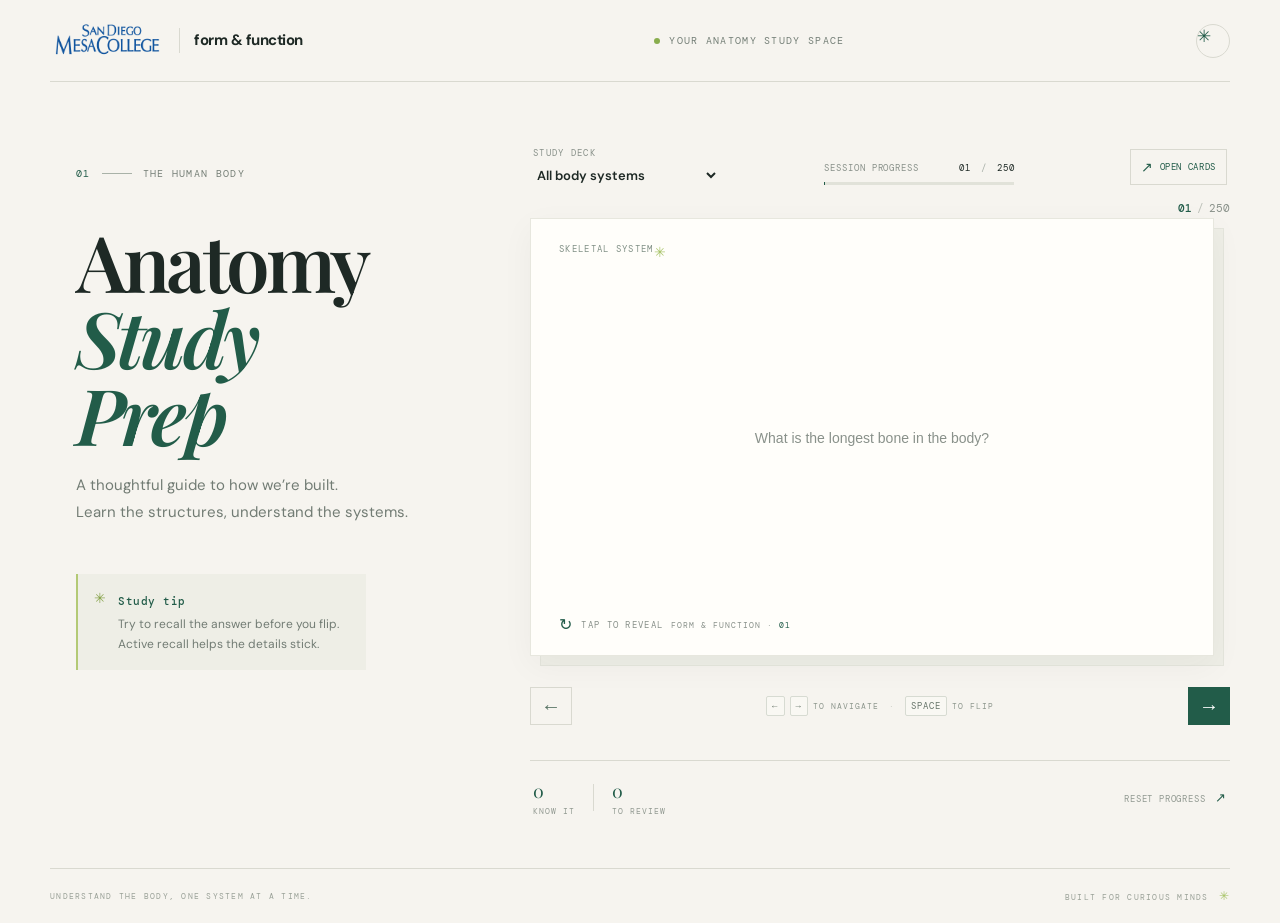
<file: index.html>
<!doctype html>
<html lang="en">
<head>
  <meta charset="utf-8">
  <meta name="viewport" content="width=device-width, initial-scale=1">
  <meta name="theme-color" content="#f6f4ef">
  <meta name="description" content="A calm, interactive anatomy study guide with flashcards for the major body systems.">
  <title>Form & Function — Anatomy Study Guide</title>
  <link rel="preconnect" href="https://fonts.googleapis.com">
  <link rel="preconnect" href="https://fonts.gstatic.com" crossorigin>
  <link href="https://fonts.googleapis.com/css2?family=DM+Mono:wght@400;500&family=DM+Sans:wght@400;500;600;700&family=Playfair+Display:wght@600;700&display=swap" rel="stylesheet">
  <link rel="stylesheet" href="style.css">
</head>
<body>
  <div class="app-shell">
    <header class="topbar">
      <a class="brand" href="#" aria-label="Form and Function — San Diego Mesa College"><img class="school-logo" src="images/mesa-college-logo.png" alt="San Diego Mesa College"><span class="brand-divider" aria-hidden="true"></span><span>form &amp; function</span></a>
      <div class="top-note"><span class="live-dot"></span> YOUR ANATOMY STUDY SPACE</div>
      <span class="icon-button" aria-hidden="true">✳</span>
    </header>
    <main>
      <section class="intro">
        <div class="eyebrow"><span>01</span><span class="eyebrow-line"></span><span>THE HUMAN BODY</span></div>
        <h1>Anatomy<br><em>Study Prep</em></h1>
        <p class="subtitle">A thoughtful guide to how we’re built.<br>Learn the structures, understand the systems.</p>
        <div class="learning-note"><span class="note-mark">✳</span><div><strong>Study tip</strong><p>Try to recall the answer before you flip. Active recall helps the details stick.</p></div></div>
      </section>
      <section class="study-area" aria-label="Anatomy flashcards">
        <div class="study-head">
          <div class="deck-select-wrap"><label class="field-label" for="deckSelect">STUDY DECK</label>
            <select id="deckSelect" aria-label="Choose an anatomy study deck">
              <option value="all">All body systems</option><option value="skeletal">Skeletal system</option><option value="muscular">Muscular system</option><option value="nervous">Nervous system</option><option value="cardiovascular">Cardiovascular system</option><option value="respiratory">Respiratory system</option><option value="digestive">Digestive system</option><option value="urinary">Urinary system</option><option value="endocrine">Endocrine system</option><option value="integumentary">Integumentary system</option><option value="lymphatic">Lymphatic &amp; immune</option><option value="reproductive">Reproductive system</option>
            </select>
          </div>
          <div class="progress-wrap"><div class="progress-meta"><span>SESSION PROGRESS</span><span id="progressText">01 <i>/</i> 24</span></div><div class="progress-track"><div class="progress-fill" id="progressFill"></div></div></div>
          <a class="popout-link" href="flashcards.html" target="_blank" rel="noopener" aria-label="Open flashcards in a new browser tab"><span aria-hidden="true">↗</span><span>OPEN CARDS</span></a>
        </div>
        <div class="card-stage">
          <div class="card-counter"><span id="counterCurrent">01</span><span class="counter-slash">/</span><span id="counterTotal">24</span></div>
          <button class="flashcard" id="flashcard" aria-label="Flashcard. Press enter or space to reveal the answer" aria-live="polite">
            <span class="card-topline"><span id="cardCategory">SKELETAL SYSTEM</span><span class="card-star" aria-hidden="true">✳</span></span>
            <span class="card-center"><span class="card-prompt" id="cardPrompt">What is the longest bone in the body?</span><span class="card-answer" id="cardAnswer" aria-hidden="true">Femur</span><span class="card-name" id="cardName" aria-hidden="true">Thigh bone · supports body weight</span><span class="card-detail" id="cardDetail" aria-hidden="true"></span></span>
            <span class="card-footer"><span class="flip-symbol">↻</span><span id="flipHint">TAP TO REVEAL</span><span class="card-index">FORM & FUNCTION · <span id="cardId">01</span></span></span>
          </button>
          <div class="card-shadow"></div>
          <div class="confidence" id="confidence" aria-label="How well did you know it?" hidden><span class="confidence-label">HOW WELL DID YOU KNOW IT?</span><div class="confidence-actions"><button class="rating again" data-rating="again"><span>↺</span> REVIEW</button><button class="rating got-it" data-rating="got"><span>✓</span> KNOW IT</button></div></div>
        </div>
        <div class="controls"><button class="nav-button" id="prevButton" aria-label="Previous card"><span>←</span></button><div class="keyboard-hint"><kbd>←</kbd><kbd>→</kbd> TO NAVIGATE <span class="hint-divider">·</span> <kbd>SPACE</kbd> TO FLIP</div><button class="nav-button next" id="nextButton" aria-label="Next card"><span>→</span></button></div>
        <div class="session-stats"><div><span class="stat-number" id="knownCount">0</span><span class="stat-label">KNOW IT</span></div><span class="stat-separator"></span><div><span class="stat-number" id="reviewCount">0</span><span class="stat-label">TO REVIEW</span></div><button class="reset-button" id="resetButton">RESET PROGRESS <span>↗</span></button></div>
      </section>
    </main>
    <footer><span>UNDERSTAND THE BODY, ONE SYSTEM AT A TIME.</span><span>BUILT FOR CURIOUS MINDS <span class="footer-star">✳</span></span></footer>
  </div>
  <script src="app.js"></script>
</body>
</html>
</file>
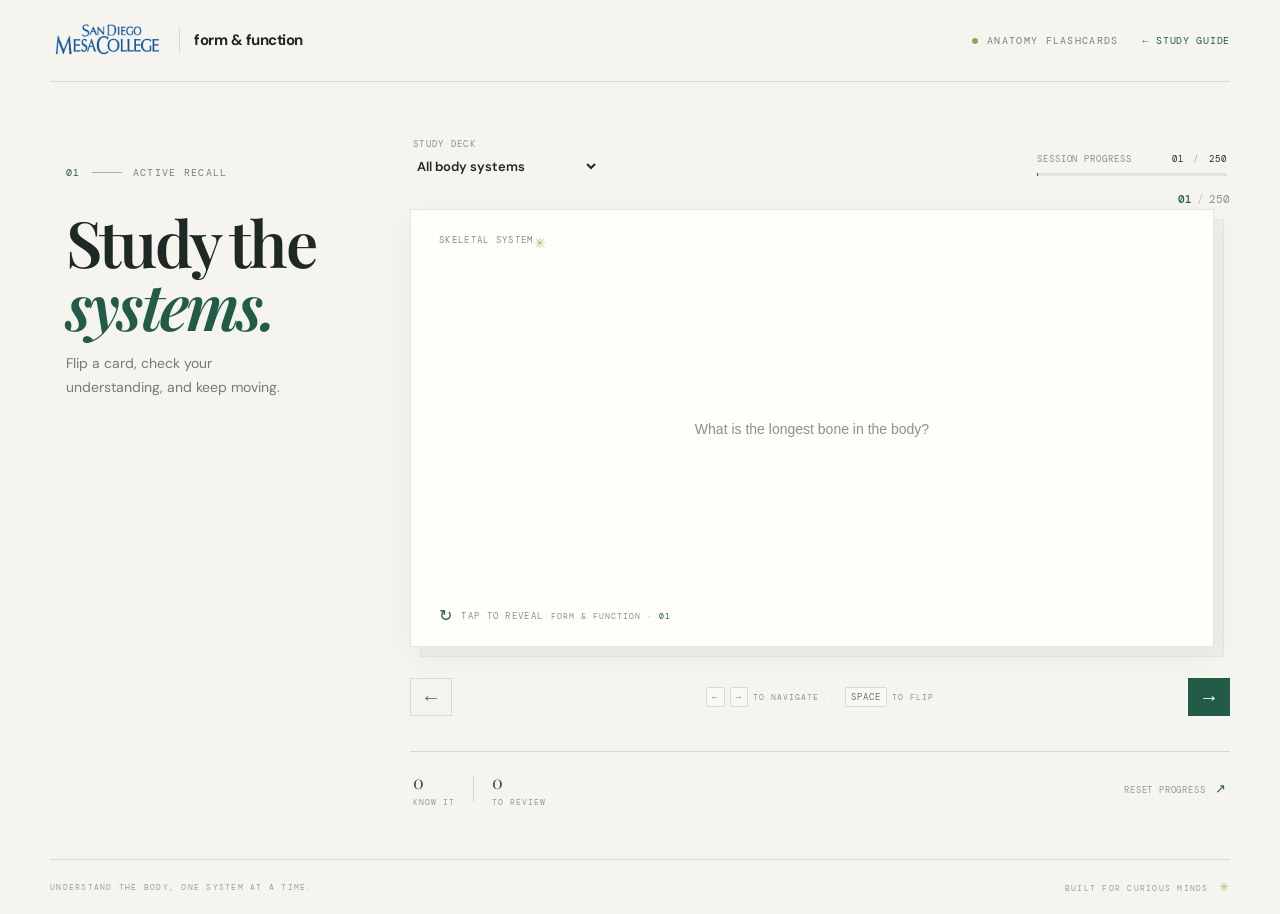
<file: flashcards.html>
<!doctype html>
<html lang="en">
<head>
  <meta charset="utf-8">
  <meta name="viewport" content="width=device-width, initial-scale=1">
  <meta name="theme-color" content="#f6f4ef">
  <meta name="description" content="Study anatomy flashcards across 11 body systems.">
  <title>Anatomy Flashcards — Form &amp; Function</title>
  <link rel="preconnect" href="https://fonts.googleapis.com">
  <link rel="preconnect" href="https://fonts.gstatic.com" crossorigin>
  <link href="https://fonts.googleapis.com/css2?family=DM+Mono:wght@400;500&family=DM+Sans:wght@400;500;600;700&family=Playfair+Display:wght@600;700&display=swap" rel="stylesheet">
  <link rel="stylesheet" href="style.css">
</head>
<body class="popout-body">
  <div class="app-shell popout-shell">
    <header class="topbar">
      <a class="brand" href="index.html" aria-label="Form and Function home"><img class="school-logo" src="images/mesa-college-logo.png" alt="San Diego Mesa College"><span class="brand-divider" aria-hidden="true"></span><span>form &amp; function</span></a>
      <div class="top-note"><span class="live-dot"></span> ANATOMY FLASHCARDS</div>
      <a class="back-link" href="index.html">← <span>STUDY GUIDE</span></a>
    </header>
    <main class="popout-main">
      <div class="popout-heading"><div class="eyebrow"><span>01</span><span class="eyebrow-line"></span><span>ACTIVE RECALL</span></div><h1>Study the<br><em>systems.</em></h1><p>Flip a card, check your understanding, and keep moving.</p></div>
      <section class="study-area" aria-label="Anatomy flashcards">
        <div class="study-head">
          <div class="deck-select-wrap"><label class="field-label" for="deckSelect">STUDY DECK</label>
            <select id="deckSelect" aria-label="Choose an anatomy study deck">
              <option value="all">All body systems</option><option value="skeletal">Skeletal system</option><option value="muscular">Muscular system</option><option value="nervous">Nervous system</option><option value="cardiovascular">Cardiovascular system</option><option value="respiratory">Respiratory system</option><option value="digestive">Digestive system</option><option value="urinary">Urinary system</option><option value="endocrine">Endocrine system</option><option value="integumentary">Integumentary system</option><option value="lymphatic">Lymphatic &amp; immune</option><option value="reproductive">Reproductive system</option>
            </select>
          </div>
          <div class="progress-wrap"><div class="progress-meta"><span>SESSION PROGRESS</span><span id="progressText">01 <i>/</i> 250</span></div><div class="progress-track"><div class="progress-fill" id="progressFill"></div></div></div>
        </div>
        <div class="card-stage">
          <div class="card-counter"><span id="counterCurrent">01</span><span class="counter-slash">/</span><span id="counterTotal">250</span></div>
          <button class="flashcard" id="flashcard" aria-label="Flashcard. Press enter or space to reveal the answer" aria-live="polite">
            <span class="card-topline"><span id="cardCategory">SKELETAL SYSTEM</span><span class="card-star" aria-hidden="true">✳</span></span>
            <span class="card-center"><span class="card-prompt" id="cardPrompt">What is the longest bone in the body?</span><span class="card-answer" id="cardAnswer" aria-hidden="true">Femur</span><span class="card-name" id="cardName" aria-hidden="true">Thigh bone · supports body weight</span><span class="card-detail" id="cardDetail" aria-hidden="true"></span></span>
            <span class="card-footer"><span class="flip-symbol">↻</span><span id="flipHint">TAP TO REVEAL</span><span class="card-index">FORM &amp; FUNCTION · <span id="cardId">01</span></span></span>
          </button>
          <div class="card-shadow"></div>
          <div class="confidence" id="confidence" aria-label="How well did you know it?" hidden><span class="confidence-label">HOW WELL DID YOU KNOW IT?</span><div class="confidence-actions"><button class="rating again" data-rating="again"><span>↺</span> REVIEW</button><button class="rating got-it" data-rating="got"><span>✓</span> KNOW IT</button></div></div>
        </div>
        <div class="controls"><button class="nav-button" id="prevButton" aria-label="Previous card"><span>←</span></button><div class="keyboard-hint"><kbd>←</kbd><kbd>→</kbd> TO NAVIGATE <span class="hint-divider">·</span> <kbd>SPACE</kbd> TO FLIP</div><button class="nav-button next" id="nextButton" aria-label="Next card"><span>→</span></button></div>
        <div class="session-stats"><div><span class="stat-number" id="knownCount">0</span><span class="stat-label">KNOW IT</span></div><span class="stat-separator"></span><div><span class="stat-number" id="reviewCount">0</span><span class="stat-label">TO REVIEW</span></div><button class="reset-button" id="resetButton">RESET PROGRESS <span>↗</span></button></div>
      </section>
    </main>
    <footer><span>UNDERSTAND THE BODY, ONE SYSTEM AT A TIME.</span><span>BUILT FOR CURIOUS MINDS <span class="footer-star">✳</span></span></footer>
  </div>
  <script src="app.js"></script>
</body>
</html>
</file>
<file: style.css>
:root{--paper:#f6f4ef;--ink:#1e2925;--muted:#89918a;--line:#d9d9d0;--green:#225c49;--lime:#c7e66b;--mono:'DM Mono',monospace;--sans:'DM Sans',sans-serif;--serif:'Playfair Display',serif}*{box-sizing:border-box}body{margin:0;background:var(--paper);color:var(--ink);font-family:var(--sans);min-height:100vh}.app-shell{width:min(1180px,calc(100% - 80px));margin:auto;min-height:100vh;display:flex;flex-direction:column}.topbar{height:82px;border-bottom:1px solid var(--line);display:flex;align-items:center;justify-content:space-between}.brand{display:flex;align-items:center;gap:10px;color:var(--ink);font-weight:700;text-decoration:none;letter-spacing:-.5px;font-size:15px}.brand-mark{width:27px;height:27px;background:var(--green);border-radius:50%;color:white;display:grid;place-items:center;font:700 16px var(--serif);position:relative}.brand-mark span{color:var(--lime);margin-left:1px}.top-note,.eyebrow,.field-label,.progress-meta,.card-topline,.card-footer,.confidence-label,.keyboard-hint,.stat-label,footer{font:10px var(--mono);letter-spacing:1.3px}.top-note{color:#747f77;display:flex;align-items:center;gap:9px}.live-dot{width:6px;height:6px;border-radius:50%;background:#88ad4d}.icon-button{border:1px solid var(--line);border-radius:50%;background:transparent;width:34px;height:34px;color:var(--green);font-size:17px;cursor:pointer}.icon-button.active{background:var(--green);color:white}main{display:grid;grid-template-columns:.85fr 1.15fr;gap:60px;flex:1;padding:65px 0 52px}.intro{padding:20px 0 0 26px}.eyebrow{display:flex;align-items:center;gap:11px;color:#778078}.eyebrow>span:first-child{color:var(--green)}.eyebrow-line{height:1px;width:30px;background:#a9b2a8}.intro h1{font:600 clamp(52px,6.1vw,78px)/.98 var(--serif);letter-spacing:-3.8px;margin:43px 0 20px}.intro h1 em{color:var(--green);font-weight:600}.subtitle{font-size:15px;line-height:1.8;color:#727c74;margin:0}.study-area{max-width:560px;width:100%;justify-self:end}.study-head{display:flex;align-items:end;justify-content:space-between;margin:0 3px 16px}.deck-select-wrap{display:grid;gap:7px}.field-label{color:#89918a;font-size:9px}.deck-select-wrap select{font:600 13px var(--sans);border:0;padding:0 20px 0 0;color:var(--ink);background:transparent;outline:none;cursor:pointer}.progress-wrap{width:190px}.progress-meta{display:flex;justify-content:space-between;color:#89918a;font-size:9px;letter-spacing:.9px;margin-bottom:8px}.progress-meta #progressText{color:var(--ink)}.progress-meta i{font-style:normal;color:#a8afa8;margin:0 4px}.progress-track{height:3px;background:#e1e2d9}.progress-fill{height:100%;width:3.3%;background:var(--green);transition:width .25s}.card-stage{position:relative;padding:17px 16px 0 0}.card-counter{position:absolute;right:0;top:0;color:var(--muted);font:11px var(--mono);z-index:2}.card-counter span:first-child{color:var(--green);font-weight:500}.counter-slash{padding:0 5px;color:#bcc1b8}.flashcard{position:relative;width:100%;height:350px;border:1px solid #e7e7de;background:#fffefa;text-align:left;padding:24px 28px 20px;color:var(--ink);display:flex;flex-direction:column;justify-content:space-between;cursor:pointer;z-index:1;transition:transform .2s,box-shadow .2s;box-shadow:0 10px 32px #27372a0b}.flashcard:hover{transform:translateY(-2px);box-shadow:0 16px 36px #27372a12}.flashcard.is-flipped{background:#f1f5e9;border-color:#d9e2c6}.card-shadow{position:absolute;left:10px;right:6px;top:27px;height:350px;border:1px solid #e4e5dc;background:#eeeee6;z-index:0}.card-topline{color:#819086;font-size:9px;display:flex;justify-content:space-between}.card-star{font-size:14px;color:#a7c367}.card-center{align-self:center;text-align:center;display:grid;gap:14px;justify-items:center}.card-prompt{font-size:14px;color:#89918a}.card-answer{font:600 62px/1 var(--serif);letter-spacing:-1.8px;color:var(--green)}.card-name{font:600 25px var(--serif);color:var(--green)}.card-answer[aria-hidden="true"],.card-name[aria-hidden="true"]{display:none}.card-footer{color:#89918a;font-size:9px;display:flex;align-items:center;gap:8px}.flip-symbol{font-size:16px;color:var(--green)}.card-index{margin-left:auto;font-size:8px;letter-spacing:1px}.card-index span{color:var(--green)}.controls{display:flex;align-items:center;justify-content:space-between;margin:31px 0 35px}.nav-button{height:38px;width:42px;border:1px solid var(--line);background:transparent;color:#567263;font-size:20px;cursor:pointer;transition:all .2s}.nav-button:hover{background:var(--green);color:white;border-color:var(--green)}.nav-button.next{background:var(--green);color:white;border-color:var(--green)}.keyboard-hint{color:#8e978e;font-size:8px;letter-spacing:1px;display:flex;align-items:center;gap:5px}.keyboard-hint kbd{border:1px solid #d7dbd2;border-radius:2px;padding:3px 5px;font:9px var(--mono);color:#67756a;background:#f9f8f3}.hint-divider{margin:0 5px;color:#bec3b8}.session-stats{border-top:1px solid var(--line);padding:18px 3px 0;display:flex;align-items:center;gap:14px}.session-stats>div{display:grid;gap:3px}.stat-number{font:18px var(--serif);color:var(--green)}.stat-label{font-size:8px;color:#929a92;letter-spacing:1px}.stat-separator{height:27px;width:1px;background:var(--line);margin:0 4px}.reset-button{margin-left:auto;background:none;border:0;padding:8px 0;color:#929a92;font:9px var(--mono);letter-spacing:.8px;cursor:pointer}.reset-button span{color:var(--green);font-size:13px;margin-left:4px}.confidence{position:absolute;z-index:3;left:0;right:16px;bottom:-103px;text-align:center}.confidence[hidden]{display:none}.confidence-label{color:#929a92;font-size:8px}.confidence-actions{display:flex;justify-content:center;gap:9px;margin-top:10px}.rating{border:1px solid var(--line);background:var(--paper);padding:9px 14px;font:9px var(--mono);letter-spacing:1px;color:#778078;cursor:pointer}.rating span{font-size:13px;margin-right:5px}.rating.got-it{background:var(--green);border-color:var(--green);color:white}footer{height:55px;border-top:1px solid var(--line);display:flex;align-items:center;justify-content:space-between;color:#9aa198;font-size:8px;letter-spacing:1.25px}.footer-star{color:#a7c367;font-size:12px;margin-left:4px}@media(max-width:760px){.app-shell{width:calc(100% - 40px)}.topbar{height:66px}.top-note{font-size:8px;letter-spacing:.6px}.intro{padding:0}.intro h1{margin:25px 0 14px;font-size:57px}.subtitle br{display:none}main{grid-template-columns:1fr;gap:36px;padding:40px 0 36px}.study-area{justify-self:center}.study-head{gap:14px}.progress-wrap{width:min(42vw,190px)}.flashcard{height:320px;padding:22px}.card-shadow{height:320px}.controls{margin:25px 0}.session-stats{padding-top:14px}footer{font-size:7px;letter-spacing:.7px}}@media(max-width:400px){.app-shell{width:calc(100% - 28px)}.keyboard-hint{font-size:7px;letter-spacing:.6px;gap:3px}.keyboard-hint kbd{font-size:8px;padding:3px}.flashcard{height:295px}.card-shadow{height:295px}.intro h1{font-size:51px}}
:root{--paper:#f6f4ef;--ink:#1e2925;--muted:#89918a;--line:#d9d9d0;--green:#225c49;--lime:#c7e66b;--mono:'DM Mono',monospace;--sans:'DM Sans',sans-serif;--serif:'Playfair Display',serif}*{box-sizing:border-box}body{margin:0;background:var(--paper);color:var(--ink);font-family:var(--sans);min-height:100vh}.app-shell{width:min(1180px,calc(100% - 80px));margin:auto;min-height:100vh;display:flex;flex-direction:column}.topbar{height:82px;border-bottom:1px solid var(--line);display:flex;align-items:center;justify-content:space-between}.brand{display:flex;align-items:center;gap:10px;color:var(--ink);font-weight:700;text-decoration:none;letter-spacing:-.5px;font-size:15px}.brand-mark{width:27px;height:27px;background:var(--green);border-radius:50%;color:white;display:grid;place-items:center;font:700 16px var(--serif);position:relative}.brand-mark span{color:var(--lime);margin-left:1px}.top-note,.eyebrow,.field-label,.progress-meta,.card-topline,.card-footer,.confidence-label,.keyboard-hint,.stat-label,footer{font:10px var(--mono);letter-spacing:1.3px}.top-note{color:#747f77;display:flex;align-items:center;gap:9px}.live-dot{width:6px;height:6px;border-radius:50%;background:#88ad4d}.icon-button{border:1px solid var(--line);border-radius:50%;background:transparent;width:34px;height:34px;color:var(--green);font-size:17px;cursor:pointer}.icon-button.active{background:var(--green);color:white}main{display:grid;grid-template-columns:.85fr 1.15fr;gap:60px;flex:1;padding:65px 0 52px}.intro{padding:20px 0 0 26px}.eyebrow{display:flex;align-items:center;gap:11px;color:#778078}.eyebrow>span:first-child{color:var(--green)}.eyebrow-line{height:1px;width:30px;background:#a9b2a8}.intro h1{font:600 clamp(52px,6.1vw,78px)/.98 var(--serif);letter-spacing:-3.8px;margin:43px 0 20px}.intro h1 em{color:var(--green);font-weight:600}.subtitle{font-size:15px;line-height:1.8;color:#727c74;margin:0}.study-area{max-width:560px;width:100%;justify-self:end}.study-head{display:flex;align-items:end;justify-content:space-between;margin:0 3px 16px}.deck-select-wrap{display:grid;gap:7px}.field-label{color:#89918a;font-size:9px}.deck-select-wrap select{font:600 13px var(--sans);border:0;padding:0 20px 0 0;color:var(--ink);background:transparent;outline:none;cursor:pointer}.progress-wrap{width:190px}.progress-meta{display:flex;justify-content:space-between;color:#89918a;font-size:9px;letter-spacing:.9px;margin-bottom:8px}.progress-meta #progressText{color:var(--ink)}.progress-meta i{font-style:normal;color:#a8afa8;margin:0 4px}.progress-track{height:3px;background:#e1e2d9}.progress-fill{height:100%;width:3.3%;background:var(--green);transition:width .25s}.card-stage{position:relative;padding:17px 16px 0 0}.card-counter{position:absolute;right:0;top:0;color:var(--muted);font:11px var(--mono);z-index:2}.card-counter span:first-child{color:var(--green);font-weight:500}.counter-slash{padding:0 5px;color:#bcc1b8}.flashcard{position:relative;width:100%;height:350px;border:1px solid #e7e7de;background:#fffefa;text-align:left;padding:24px 28px 20px;color:var(--ink);display:flex;flex-direction:column;justify-content:space-between;cursor:pointer;z-index:1;transition:transform .2s,box-shadow .2s;box-shadow:0 10px 32px #27372a0b}.flashcard:hover{transform:translateY(-2px);box-shadow:0 16px 36px #27372a12}.flashcard.is-flipped{background:#f1f5e9;border-color:#d9e2c6}.card-shadow{position:absolute;left:10px;right:6px;top:27px;height:350px;border:1px solid #e4e5dc;background:#eeeee6;z-index:0}.card-topline{color:#819086;font-size:9px;display:flex;justify-content:space-between}.card-star{font-size:14px;color:#a7c367}.card-center{align-self:center;text-align:center;display:grid;gap:14px;justify-items:center}.card-prompt{font-size:14px;color:#89918a}.card-answer{font:600 62px/1 var(--serif);letter-spacing:-1.8px;color:var(--green)}.card-name{font:600 25px var(--serif);color:var(--green)}.card-answer[aria-hidden="true"],.card-name[aria-hidden="true"]{display:none}.card-footer{color:#89918a;font-size:9px;display:flex;align-items:center;gap:8px}.flip-symbol{font-size:16px;color:var(--green)}.card-index{margin-left:auto;font-size:8px;letter-spacing:1px}.card-index span{color:var(--green)}.controls{display:flex;align-items:center;justify-content:space-between;margin:31px 0 35px}.nav-button{height:38px;width:42px;border:1px solid var(--line);background:transparent;color:#567263;font-size:20px;cursor:pointer;transition:all .2s}.nav-button:hover{background:var(--green);color:white;border-color:var(--green)}.nav-button.next{background:var(--green);color:white;border-color:var(--green)}.keyboard-hint{color:#8e978e;font-size:8px;letter-spacing:1px;display:flex;align-items:center;gap:5px}.keyboard-hint kbd{border:1px solid #d7dbd2;border-radius:2px;padding:3px 5px;font:9px var(--mono);color:#67756a;background:#f9f8f3}.hint-divider{margin:0 5px;color:#bec3b8}.session-stats{border-top:1px solid var(--line);padding:18px 3px 0;display:flex;align-items:center;gap:14px}.session-stats>div{display:grid;gap:3px}.stat-number{font:18px var(--serif);color:var(--green)}.stat-label{font-size:8px;color:#929a92;letter-spacing:1px}.stat-separator{height:27px;width:1px;background:var(--line);margin:0 4px}.reset-button{margin-left:auto;background:none;border:0;padding:8px 0;color:#929a92;font:9px var(--mono);letter-spacing:.8px;cursor:pointer}.reset-button span{color:var(--green);font-size:13px;margin-left:4px}.confidence{position:absolute;z-index:3;left:0;right:16px;bottom:-103px;text-align:center}.confidence[hidden]{display:none}.confidence-label{color:#929a92;font-size:8px}.confidence-actions{display:flex;justify-content:center;gap:9px;margin-top:10px}.rating{border:1px solid var(--line);background:var(--paper);padding:9px 14px;font:9px var(--mono);letter-spacing:1px;color:#778078;cursor:pointer}.rating span{font-size:13px;margin-right:5px}.rating.got-it{background:var(--green);border-color:var(--green);color:white}footer{height:55px;border-top:1px solid var(--line);display:flex;align-items:center;justify-content:space-between;color:#9aa198;font-size:8px;letter-spacing:1.25px}.footer-star{color:#a7c367;font-size:12px;margin-left:4px}@media(max-width:760px){.app-shell{width:calc(100% - 40px)}.topbar{height:66px}.top-note{font-size:8px;letter-spacing:.6px}.intro{padding:0}.intro h1{margin:25px 0 14px;font-size:57px}.subtitle br{display:none}main{grid-template-columns:1fr;gap:36px;padding:40px 0 36px}.study-area{justify-self:center}.study-head{gap:14px}.progress-wrap{width:min(42vw,190px)}.flashcard{height:320px;padding:22px}.card-shadow{height:320px}.controls{margin:25px 0}.session-stats{padding-top:14px}footer{font-size:7px;letter-spacing:.7px}}@media(max-width:400px){.app-shell{width:calc(100% - 28px)}.keyboard-hint{font-size:7px;letter-spacing:.6px;gap:3px}.keyboard-hint kbd{font-size:8px;padding:3px}.flashcard{height:295px}.card-shadow{height:295px}.intro h1{font-size:51px}}

.learning-note{display:flex;gap:12px;max-width:290px;margin-top:48px;padding:15px 16px;border-left:2px solid #b3c975;background:#eeeee6}.note-mark{color:#87a34b;font-size:14px}.learning-note strong{font:500 11px var(--mono);letter-spacing:.5px;color:var(--green)}.learning-note p{font-size:12px;line-height:1.65;color:#727c74;margin:5px 0 0}.card-center{max-width:100%;padding:0 8px}.card-answer{font-size:clamp(34px,4vw,55px);letter-spacing:-1.4px}.card-name{font:500 14px/1.5 var(--sans);color:#6c796e;max-width:340px}.card-detail{max-width:365px;font-size:12px;line-height:1.65;color:#778078}.card-detail[aria-hidden="true"],.card-name[aria-hidden="true"]{display:none}.flashcard:focus-visible,.nav-button:focus-visible,.rating:focus-visible,.reset-button:focus-visible,.deck-select-wrap select:focus-visible{outline:2px solid #85a650;outline-offset:3px}.deck-select-wrap select{max-width:210px}@media(max-width:760px){.learning-note{margin-top:24px;max-width:100%}.card-answer{font-size:clamp(34px,8vw,50px)}}

.school-logo{display:block;width:115.2px;height:auto;object-fit:contain}.brand-divider{height:25px;width:1px;background:var(--line);margin:0 2px}.brand{gap:12px}@media(max-width:400px){.school-logo{width:96px}.brand{font-size:13px;gap:8px}}

/* Give the anatomy flashcard workspace 25% more room on larger screens. */
@media(min-width:761px){main{grid-template-columns:.65fr 1.35fr;gap:40px}.study-area{max-width:700px}.flashcard{height:438px}.card-shadow{height:438px}}
@media(max-width:760px){.flashcard{height:400px}.card-shadow{height:400px}}
@media(max-width:400px){.flashcard{height:369px}.card-shadow{height:369px}}

.popout-link{display:inline-flex;align-items:center;gap:6px;margin-left:10px;padding:8px 10px;border:1px solid var(--line);color:var(--green);text-decoration:none;font:9px var(--mono);letter-spacing:.65px;white-space:nowrap;transition:background .2s,color .2s,border-color .2s}.popout-link:hover{background:var(--green);border-color:var(--green);color:#fff}.popout-link span:first-child{font-size:14px}.popout-link:focus-visible,.back-link:focus-visible{outline:2px solid #85a650;outline-offset:3px}
.popout-shell{width:min(1180px,calc(100% - 80px))}.popout-main{grid-template-columns:.55fr 1.45fr;gap:44px;align-items:start;padding-top:56px}.popout-heading{padding:28px 0 0 16px}.popout-heading h1{font:600 clamp(42px,5vw,66px)/.98 var(--serif);letter-spacing:-2.8px;margin:32px 0 16px}.popout-heading h1 em{color:var(--green)}.popout-heading p{font-size:14px;line-height:1.7;color:#727c74;max-width:235px}.popout-main .study-area{max-width:820px}.back-link{display:flex;align-items:center;gap:7px;color:var(--green);font:10px var(--mono);letter-spacing:.7px;text-decoration:none}.popout-body .top-note{margin-left:auto;margin-right:24px}.popout-body .card-detail{max-width:480px}
@media(max-width:760px){.popout-shell{width:calc(100% - 40px)}.popout-main{display:flex;flex-direction:column;gap:24px;padding:36px 0}.popout-heading{padding:0}.popout-heading h1{font-size:48px;margin:20px 0 10px}.popout-heading p{max-width:none;margin:0}.popout-main .study-area{max-width:100%}.popout-body .top-note{display:none}.popout-link{font-size:8px;padding:7px 8px;margin-left:0}}
@media(max-width:500px){.popout-link span:last-child{display:none}.popout-link{font-size:13px}.popout-body .brand{gap:7px}.popout-body .school-logo{width:86.4px}.back-link span{font-size:8px}}
@media(max-width:500px){.study-head{display:grid;grid-template-columns:1fr auto;gap:10px}.progress-wrap{width:min(42vw,160px)}.popout-link{grid-column:2;grid-row:2;justify-self:end}}
</file>
